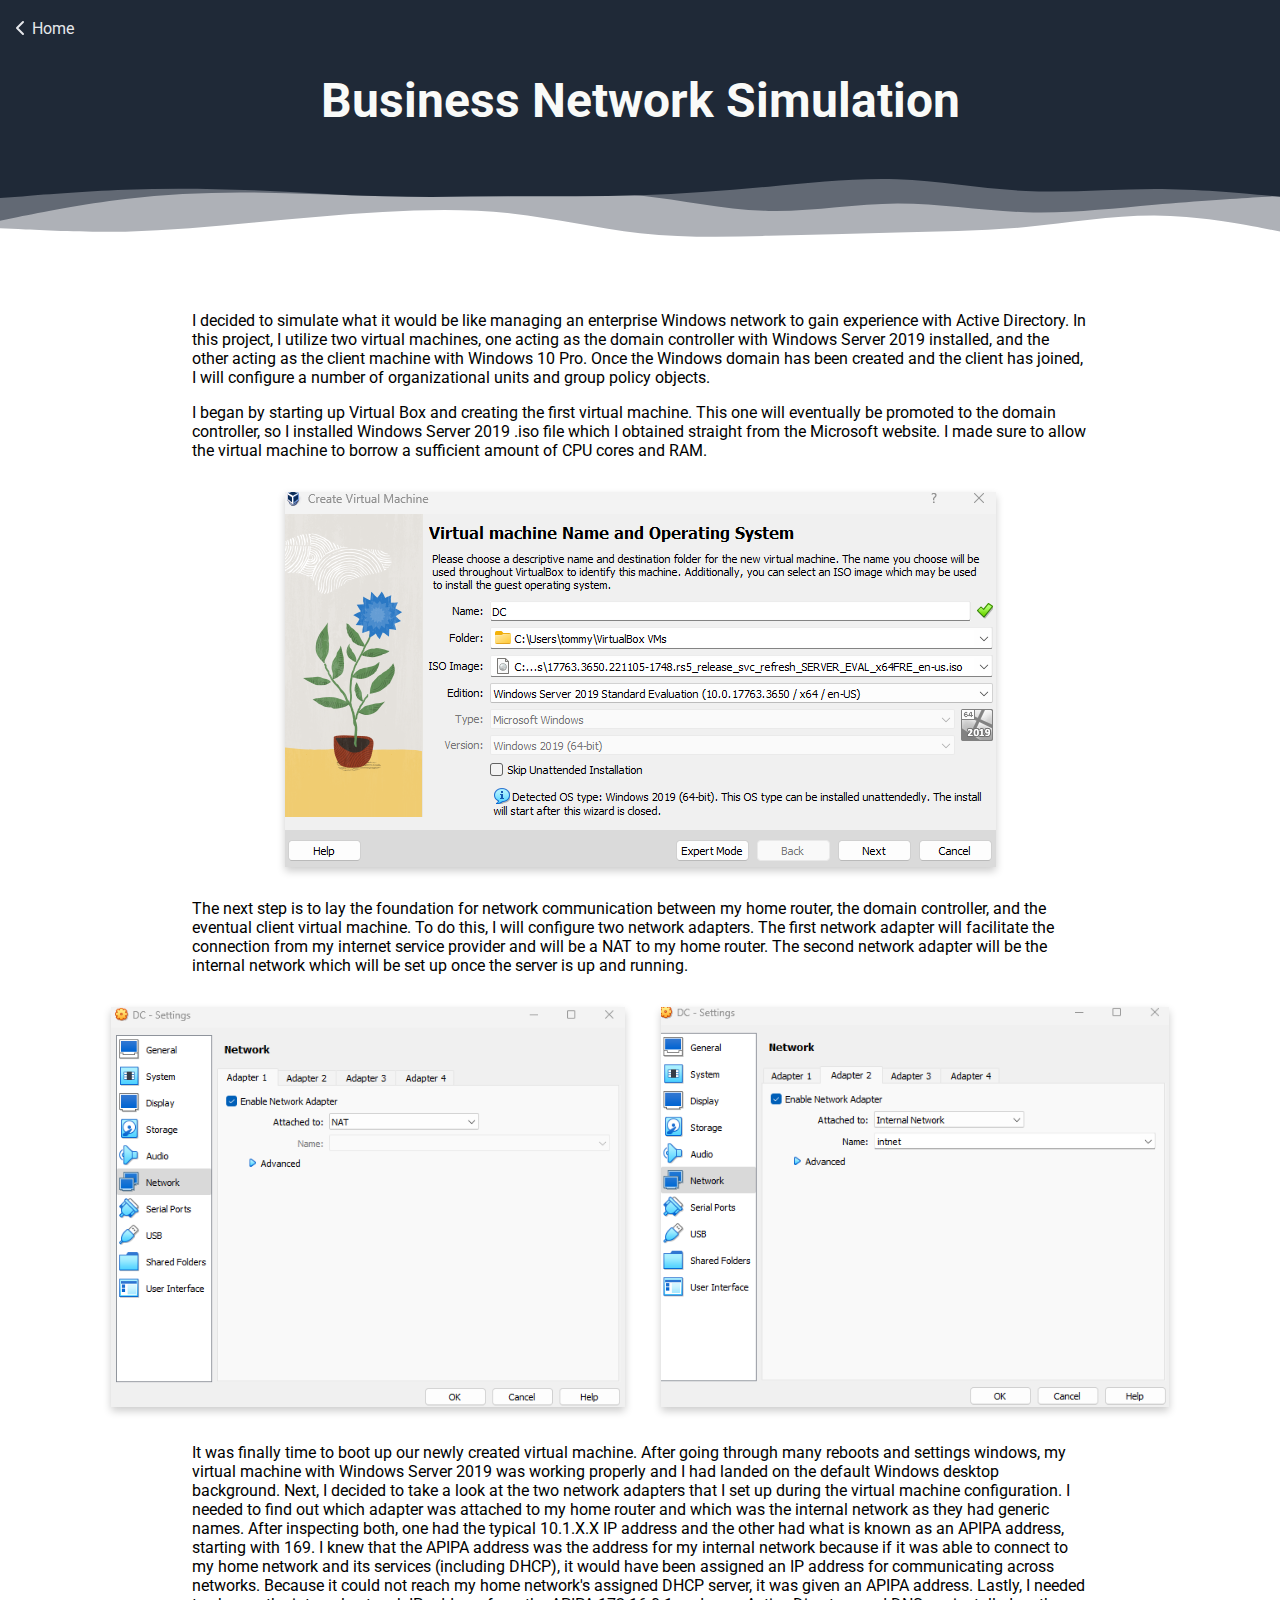
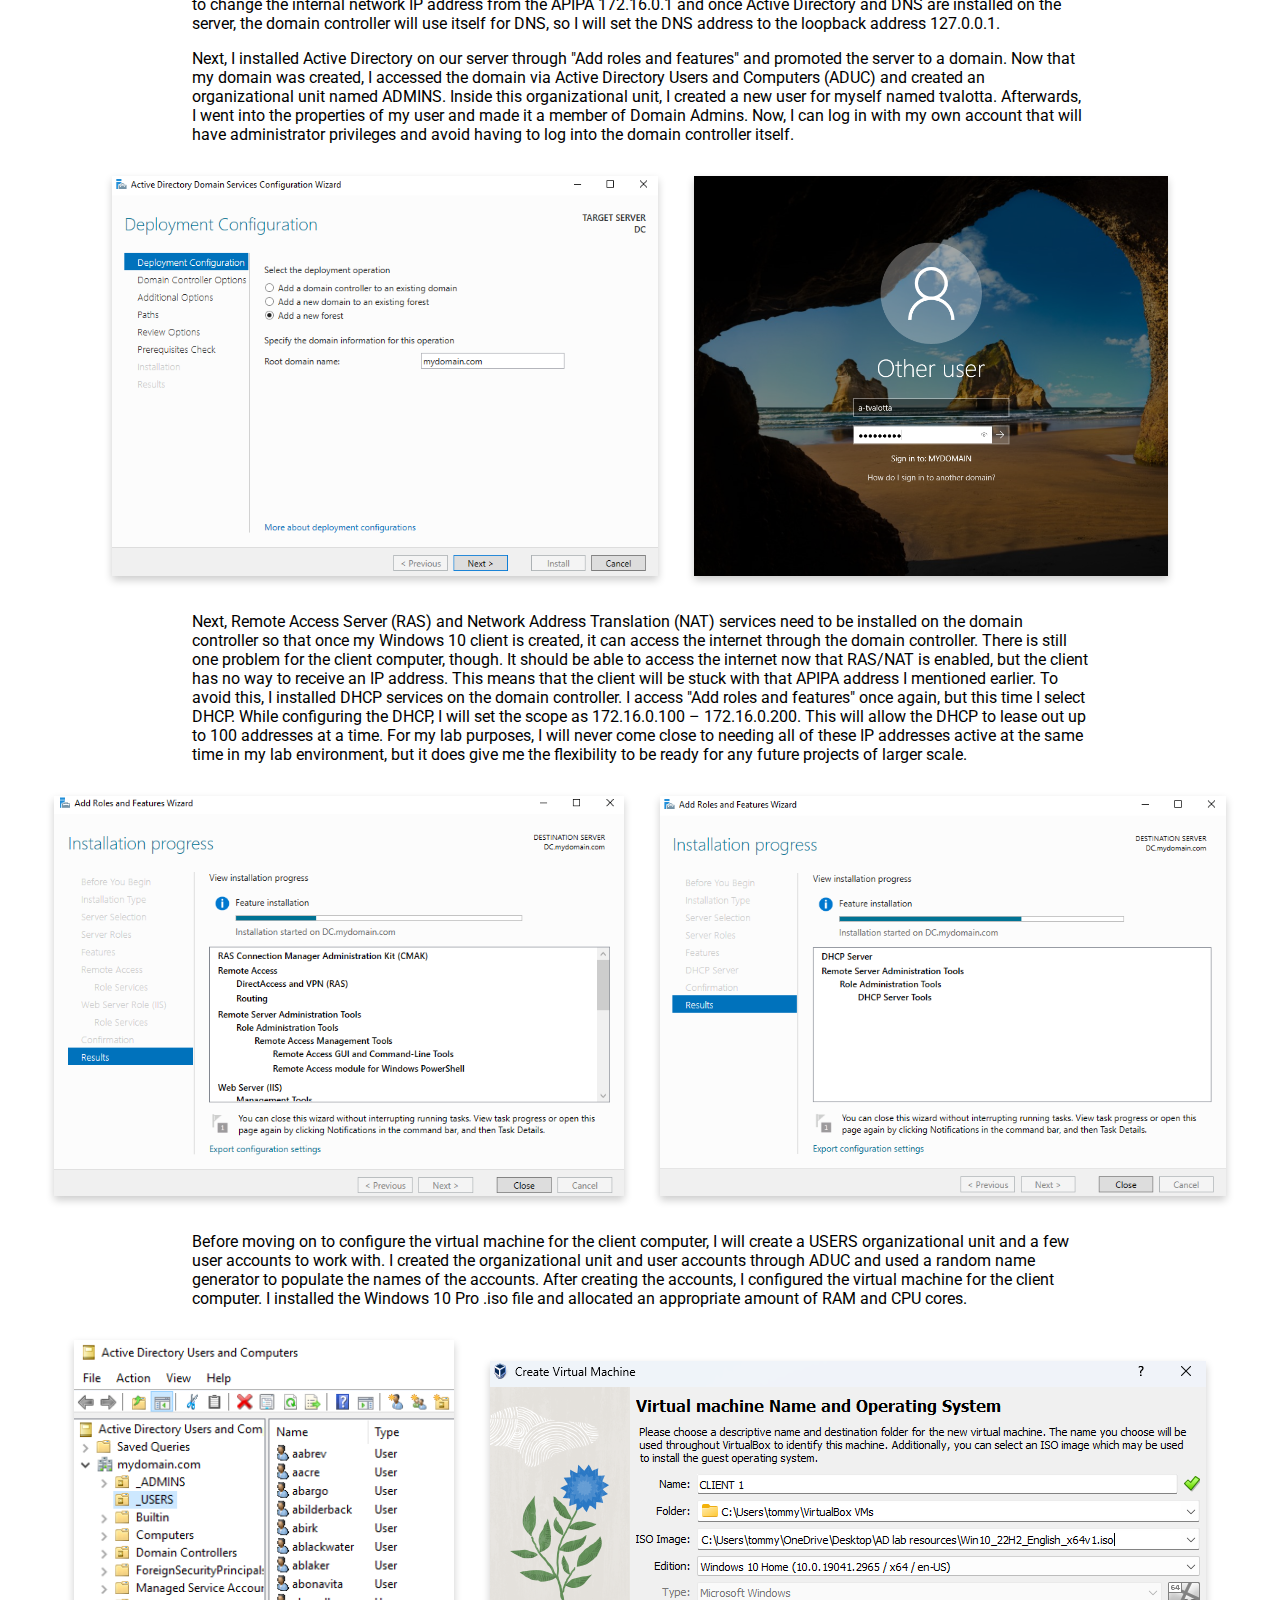
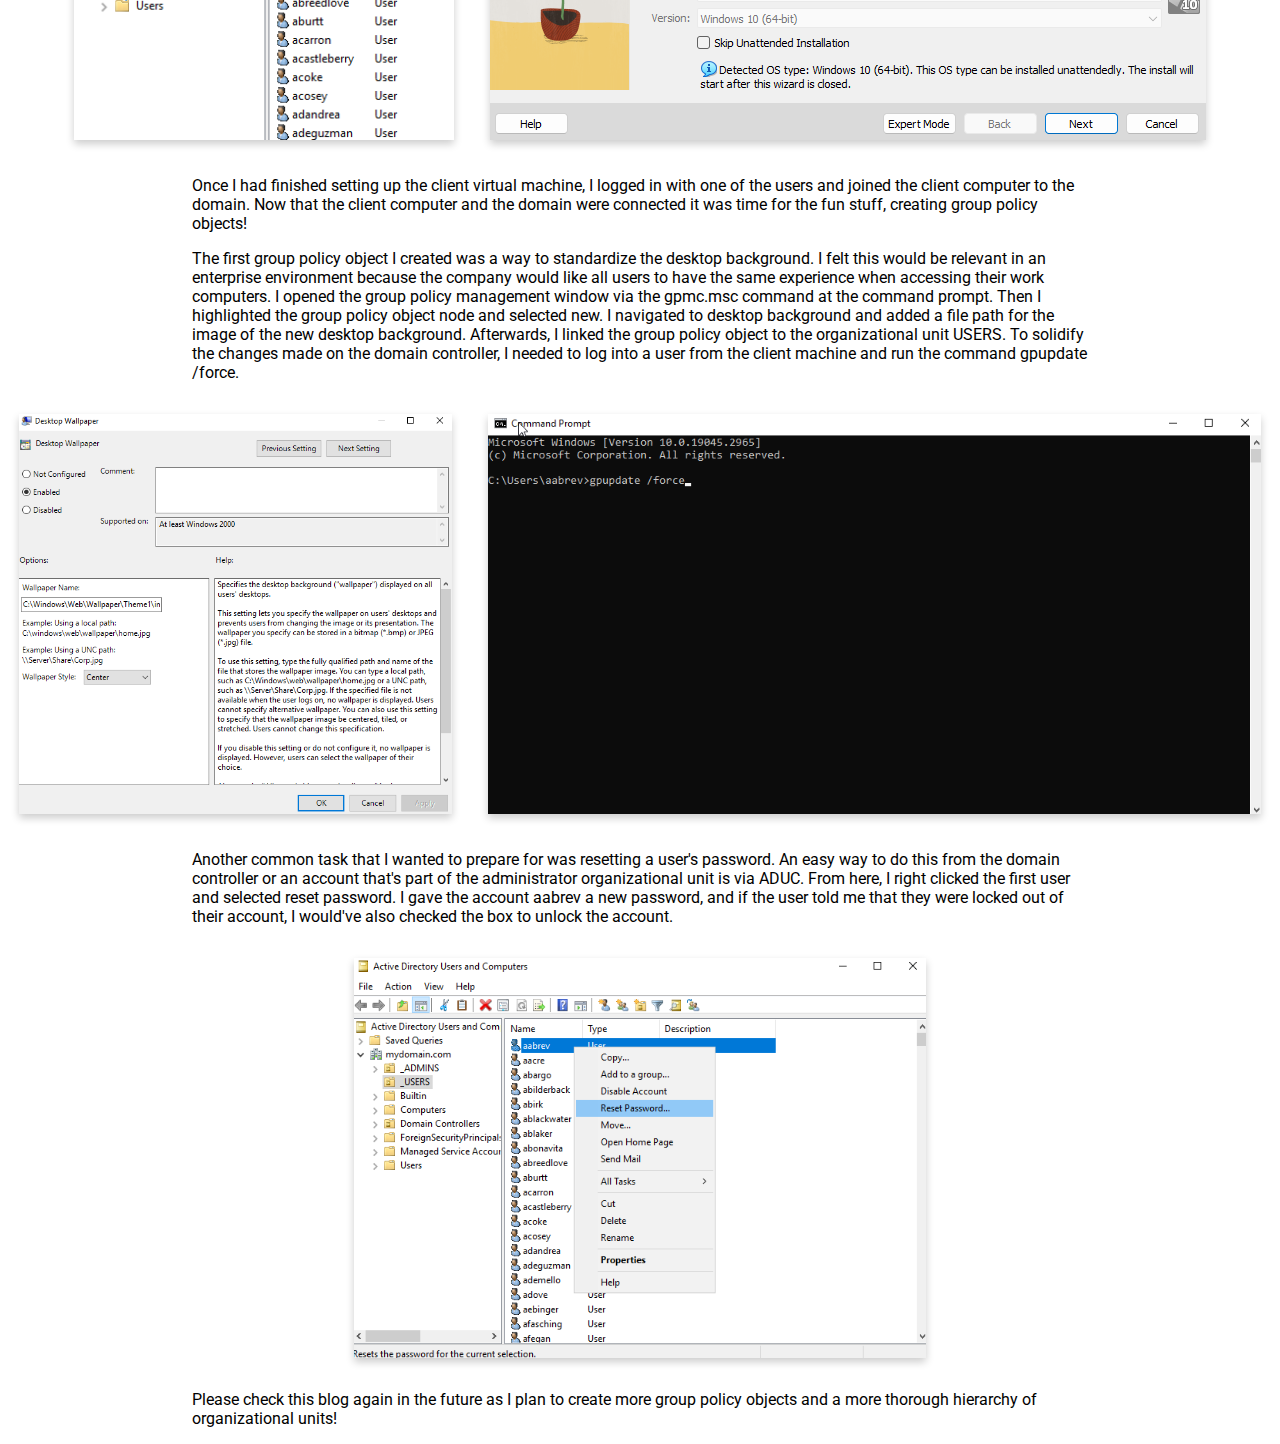
<file: business-network.html>
<html lang="en">
<head>
    <meta charset="UTF-8">
    <meta name="viewport" content="width=device-width, initial-scale=1.0">
    <title>Business Network Blog</title>
    <link rel="stylesheet" href="https://fonts.googleapis.com/css?family=Roboto">
    <link rel="stylesheet" href="ticket-management.css">
</head>
<body>
    <div class="header">
        <a href="index.html">
            <svg xmlns="http://www.w3.org/2000/svg" width="24" height="24" viewBox="0 0 24 24" fill="none" stroke="currentColor" stroke-width="2" stroke-linecap="round" stroke-linejoin="round" class="feather feather-chevron-left"><polyline points="15 18 9 12 15 6"></polyline></svg>
            Home
        </a>
    </div>
    <div class="title">
        <h1>Business Network Simulation</h1>    
    </div>

    <div class="spacer layer"></div>

    <div class="content">
        <p>I decided to simulate what it would be like managing an enterprise Windows network to gain experience with Active Directory. In this project, I utilize two virtual machines, one acting as the domain controller with Windows Server 2019 installed, and the other acting as the client machine with Windows 10 Pro. Once the Windows domain has been created and the client has joined, I will configure a number of organizational units and group policy objects.</p>

        <p>I began by starting up Virtual Box and creating the first virtual machine. This one will eventually be promoted to the domain controller, so I installed Windows Server 2019 .iso file which I obtained straight from the Microsoft website. I made sure to allow the virtual machine to borrow a sufficient amount of CPU cores and RAM.</p>
    </div>

    <img src="ad-images/server-2019.png" alt="Configuring virtual machine with Windows Server 2019.">

    <div class="content">
        <p>The next step is to lay the foundation for network communication between my home router, the domain controller, and the eventual client virtual machine. To do this, I will configure two network adapters. The first network adapter will facilitate the connection from my internet service provider and will be a NAT to my home router. The second network adapter will be the internal network which will be set up once the server is up and running.</p>
    </div>

    <div class="side-by-side">
        <img src="ad-images/NAT-network.png" alt="An image of the NAT network adapter settings.">
        <img src="ad-images/internal-network.png" alt="An image of the internal network adapter settings.">
    </div>

    <div class="content">
        <p>It was finally time to boot up our newly created virtual machine. After going through many reboots and settings windows, my virtual machine with Windows Server 2019 was working properly and I had landed on the default Windows desktop background. Next, I decided to take a look at the two network adapters that I set up during the virtual machine configuration. I needed to find out which adapter was attached to my home router and which was the internal network as they had generic names. After inspecting both, one had the typical 10.1.X.X IP address and the other had what is known as an APIPA address, starting with 169. I knew that the APIPA address was the address for my internal network because if it was able to connect to my home network and its services (including DHCP), it would have been assigned an IP address for communicating across networks. Because it could not reach my home network's assigned DHCP server, it was given an APIPA address. Lastly, I needed to change the internal network IP address from the APIPA 172.16.0.1 and once Active Directory and DNS are installed on the server, the domain controller will use itself for DNS, so I will set the DNS address to the loopback address 127.0.0.1.</p>
        <p>Next, I installed Active Directory on our server through "Add roles and features" and promoted the server to a domain. Now that my domain was created, I accessed the domain via Active Directory Users and Computers (ADUC) and created an organizational unit named ADMINS. Inside this organizational unit, I created a new user for myself named tvalotta. Afterwards, I went into the properties of my user and made it a member of Domain Admins. Now, I can log in with my own account that will have administrator privileges and avoid having to log into the domain controller itself. </p>
    </div>

    <div class="side-by-side">
        <img src="ad-images/promoting-server-to-domain.png" alt="Promoting server virtual machine to domain.">
        <img src="ad-images/admin-login.png" alt="Screenshot of my administrator login account.">
    </div>    
    <div class="content">
        <p>Next, Remote Access Server (RAS) and Network Address Translation (NAT) services need to be installed on the domain controller so that once my Windows 10 client is created, it can access the internet through the domain controller. There is still one problem for the client computer, though. It should be able to access the internet now that RAS/NAT is enabled, but the client has no way to receive an IP address. This means that the client will be stuck with that APIPA address I mentioned earlier. To avoid this, I installed DHCP services on the domain controller. I access "Add roles and features" once again, but this time I select DHCP. While configuring the DHCP, I will set the scope as 172.16.0.100 – 172.16.0.200. This will allow the DHCP to lease out up to 100 addresses at a time. For my lab purposes, I will never come close to needing all of these IP addresses active at the same time in my lab environment, but it does give me the flexibility to be ready for any future projects of larger scale.</p>
    </div>
    <div class="side-by-side">
        <img src="ad-images/routing-screenshot.png" alt="Screenshot of RAS/NAT installation.">
        <img src="ad-images/installing-DHCP.png" alt="Screenshot of DHCP installation.">
    </div>

    <div class="content">
        <p>Before moving on to configure the virtual machine for the client computer, I will create a USERS organizational unit and a few user accounts to work with. I created the organizational unit and user accounts through ADUC and used a random name generator to populate the names of the accounts. After creating the accounts, I configured the virtual machine for the client computer. I installed the Windows 10 Pro .iso file and allocated an appropriate amount of RAM and CPU cores.</p>
    </div>
    <div class="side-by-side">
        <img src="ad-images/users.png" alt="Screenshot of the user accounts within ADUC.">
        <img src="ad-images/win10-client.png" alt="Screenshot of the client virtual machine configuration">
    </div>

    <div class="content">
        <p>Once I had finished setting up the client virtual machine, I logged in with one of the users and joined the client computer to the domain. Now that the client computer and the domain were connected it was time for the fun stuff, creating group policy objects!</p>
        <p>The first group policy object I created was a way to standardize the desktop background. I felt this would be relevant in an enterprise environment because the company would like all users to have the same experience when accessing their work computers. I opened the group policy management window via the gpmc.msc command at the command prompt. Then I highlighted the group policy object node and selected new. I navigated to desktop background and added a file path for the image of the new desktop background. Afterwards, I linked the group policy object to the organizational unit USERS. To solidify the changes made on the domain controller, I needed to log into a user from the client machine and run the command gpupdate /force. </p>
    </div>
    <div class="side-by-side">
        <img src="ad-images/gpo-wallpaper.png" alt="Screenshot of group policy object settings for desktop background.">
        <img src="ad-images/gpupdate-force.png" alt="Screenshot of the gpupdate /force command.">
    </div>    
    <div class="content">
        <p>Another common task that I wanted to prepare for was resetting a user's password. An easy way to do this from the domain controller or an account that's part of the administrator organizational unit is via ADUC. From here, I right clicked the first user and selected reset password. I gave the account aabrev a new password, and if the user told me that they were locked out of their account, I would've also checked the box to unlock the account.</p>
    </div>
    <img src="ad-images/password-reset.png" alt="Screenshot of password reset.">

    <div class="content">
        <p>Please check this blog again in the future as I plan to create more group policy objects and a more thorough hierarchy of organizational units!</p>
    </div>
</body>
</html>
</file>
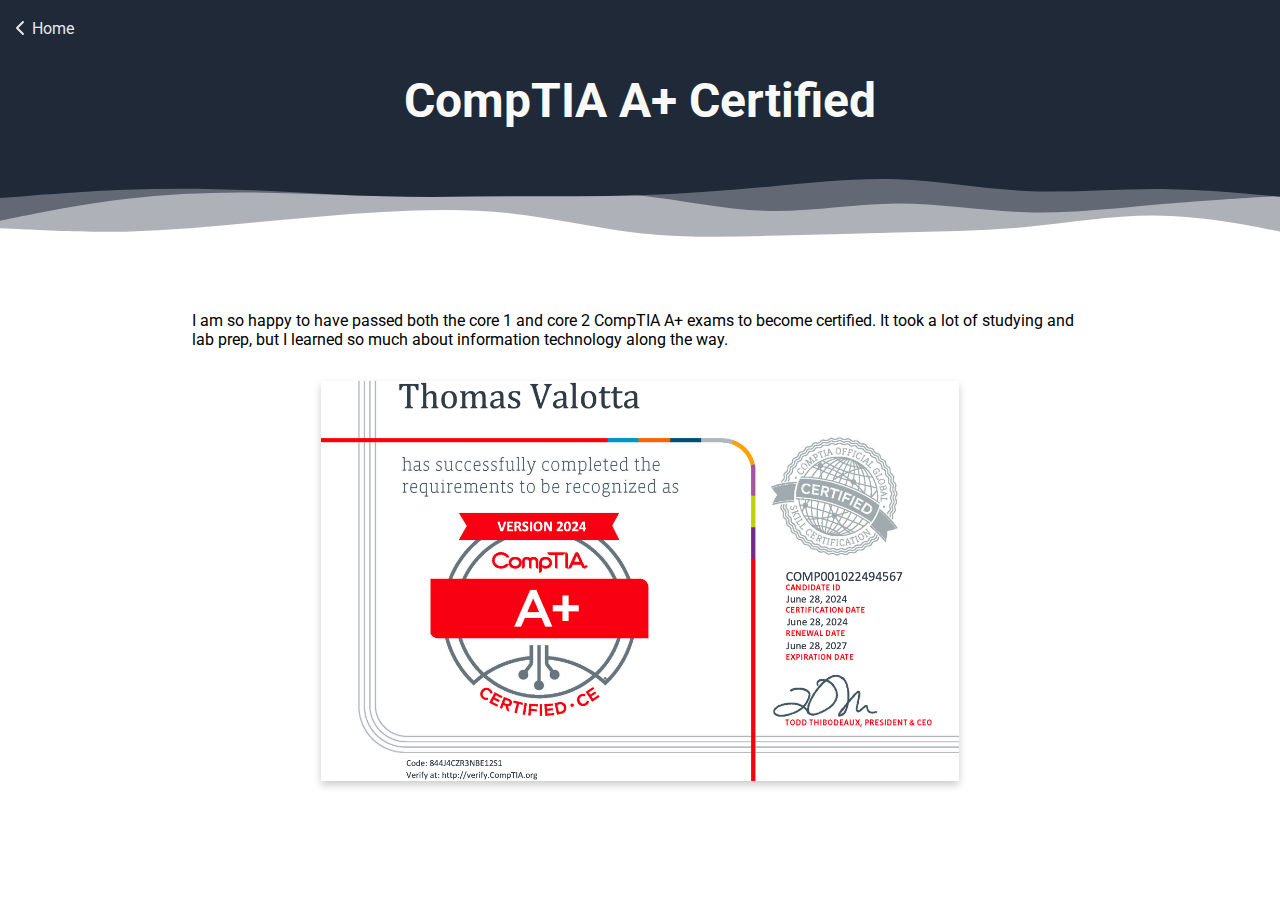
<file: comptia-a-plus.html>
<html lang="en">
<head>
    <meta charset="UTF-8">
    <meta name="viewport" content="width=device-width, initial-scale=1.0">
    <title>CompTIA A+ Certification Blog</title>
    <link rel="stylesheet" href="https://fonts.googleapis.com/css?family=Roboto">
    <link rel="stylesheet" href="ticket-management.css">
</head>
<body>
    <div class="header">
        <a href="index.html">
            <svg xmlns="http://www.w3.org/2000/svg" width="24" height="24" viewBox="0 0 24 24" fill="none" stroke="currentColor" stroke-width="2" stroke-linecap="round" stroke-linejoin="round" class="feather feather-chevron-left"><polyline points="15 18 9 12 15 6"></polyline></svg>
            Home
        </a>
    </div>
    <div class="title">
        <h1>CompTIA A+ Certified</h1>    
    </div>

    <div class="spacer layer"></div>

    <div class="content">
        <p>I am so happy to have passed both the core 1 and core 2 CompTIA A+ exams to become certified. It took a lot of studying and lab prep, but I learned so much about information technology along the way.</p>
    </div>

    <img src="images/a-plus-cert.png" alt="Screenshot of my CompTIA A+ Certification.">
</body>
</html>
</file>
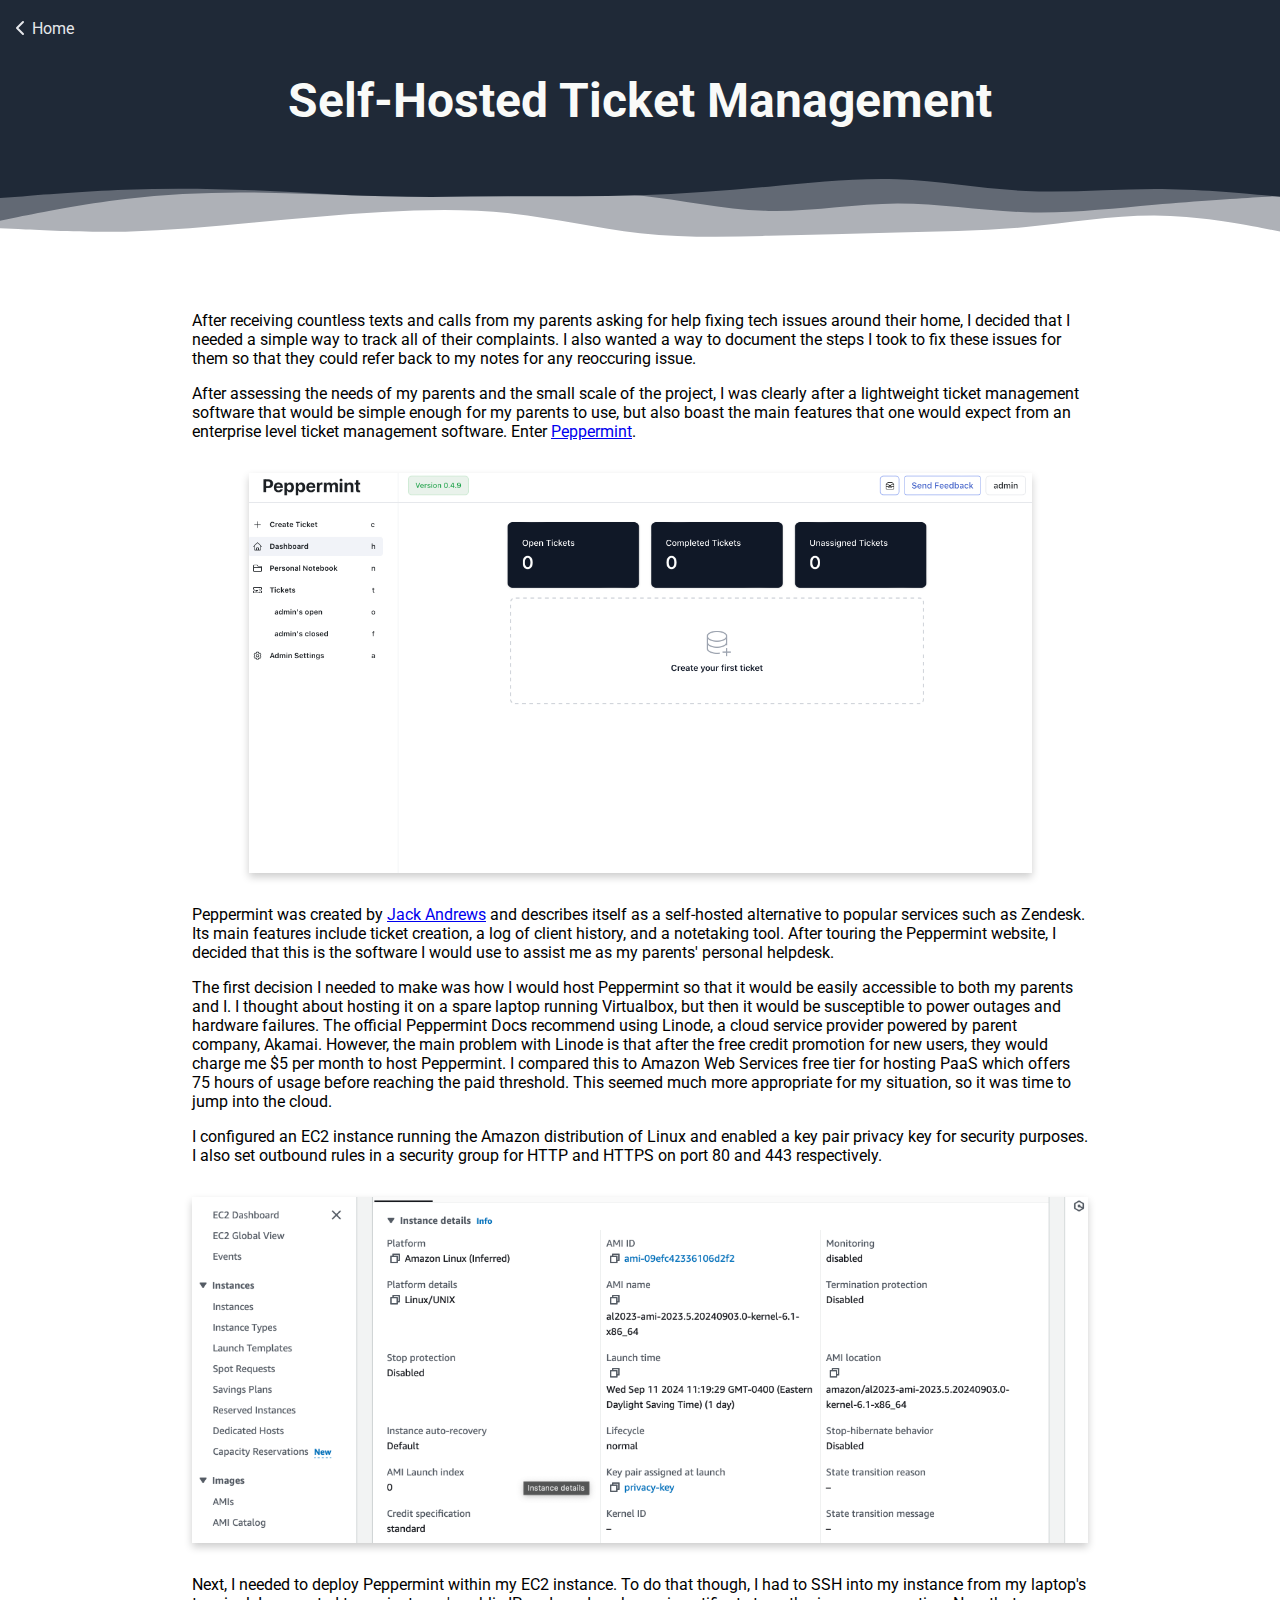
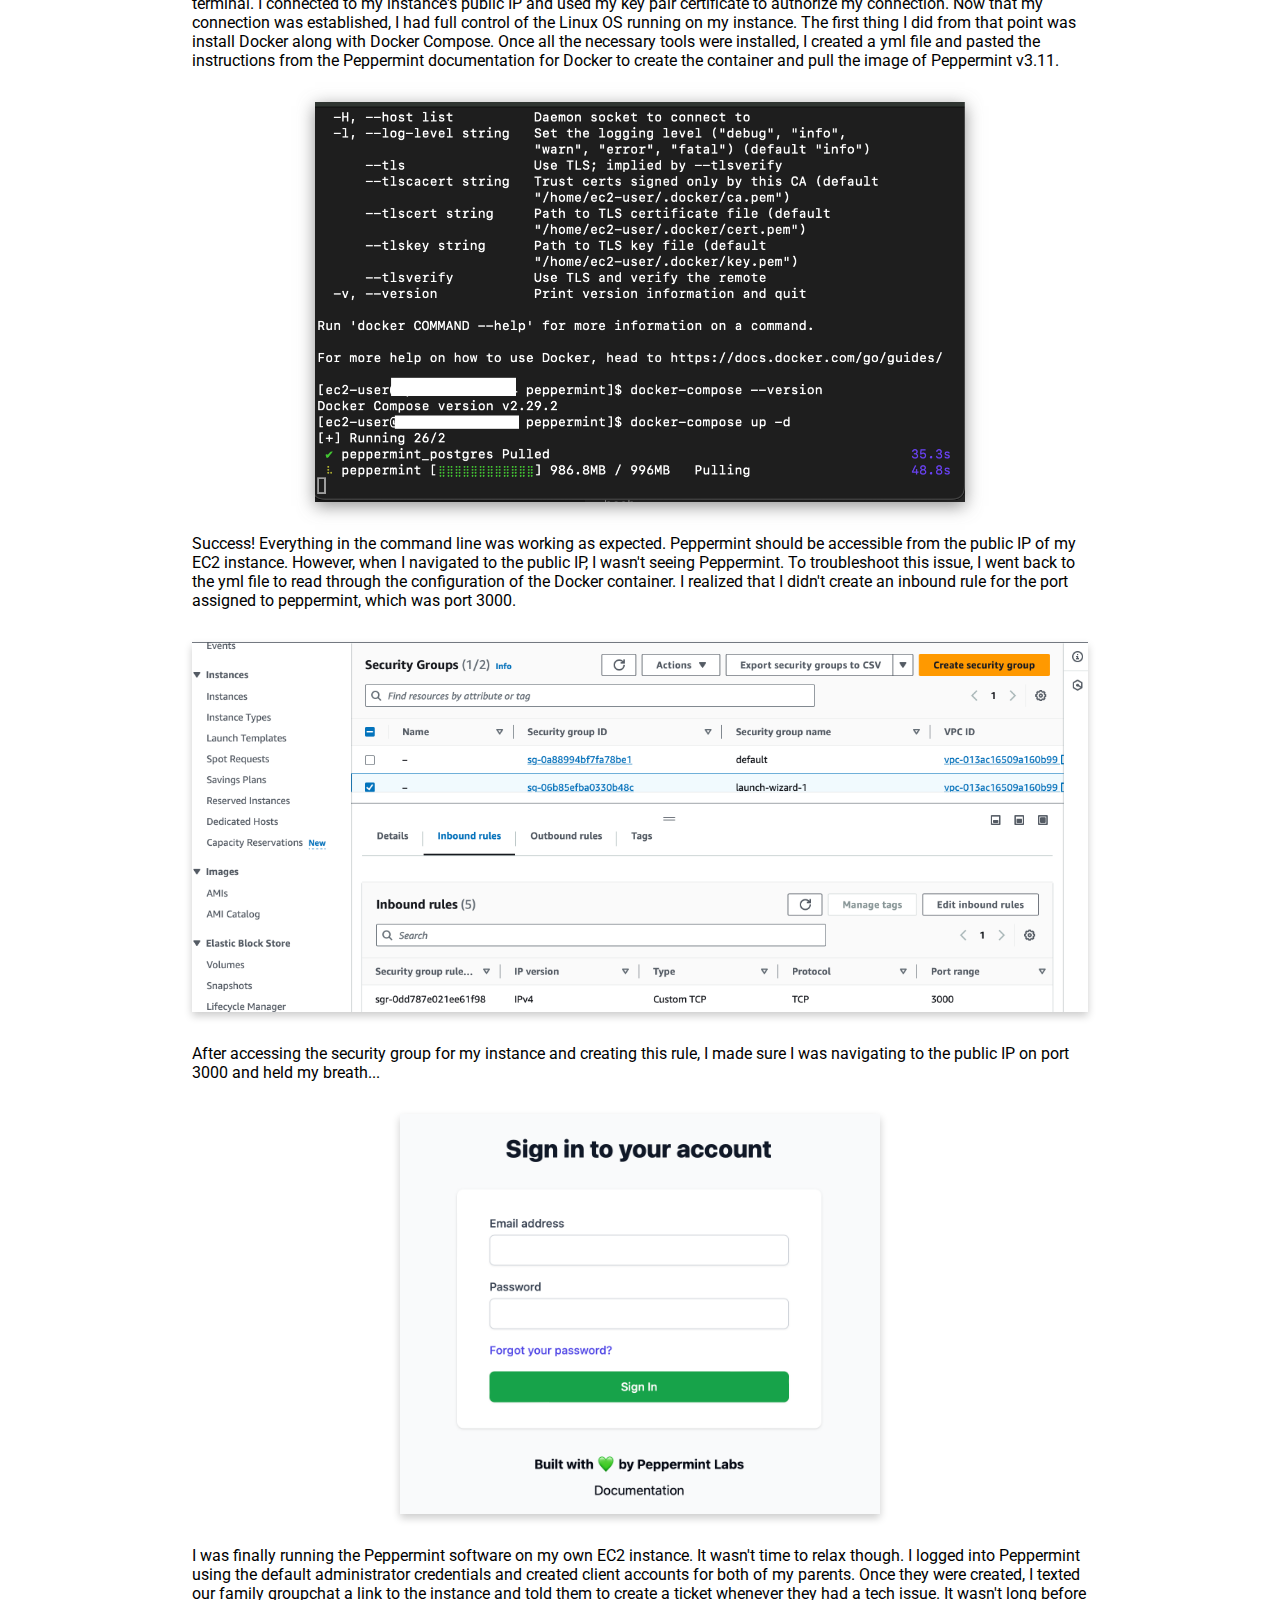
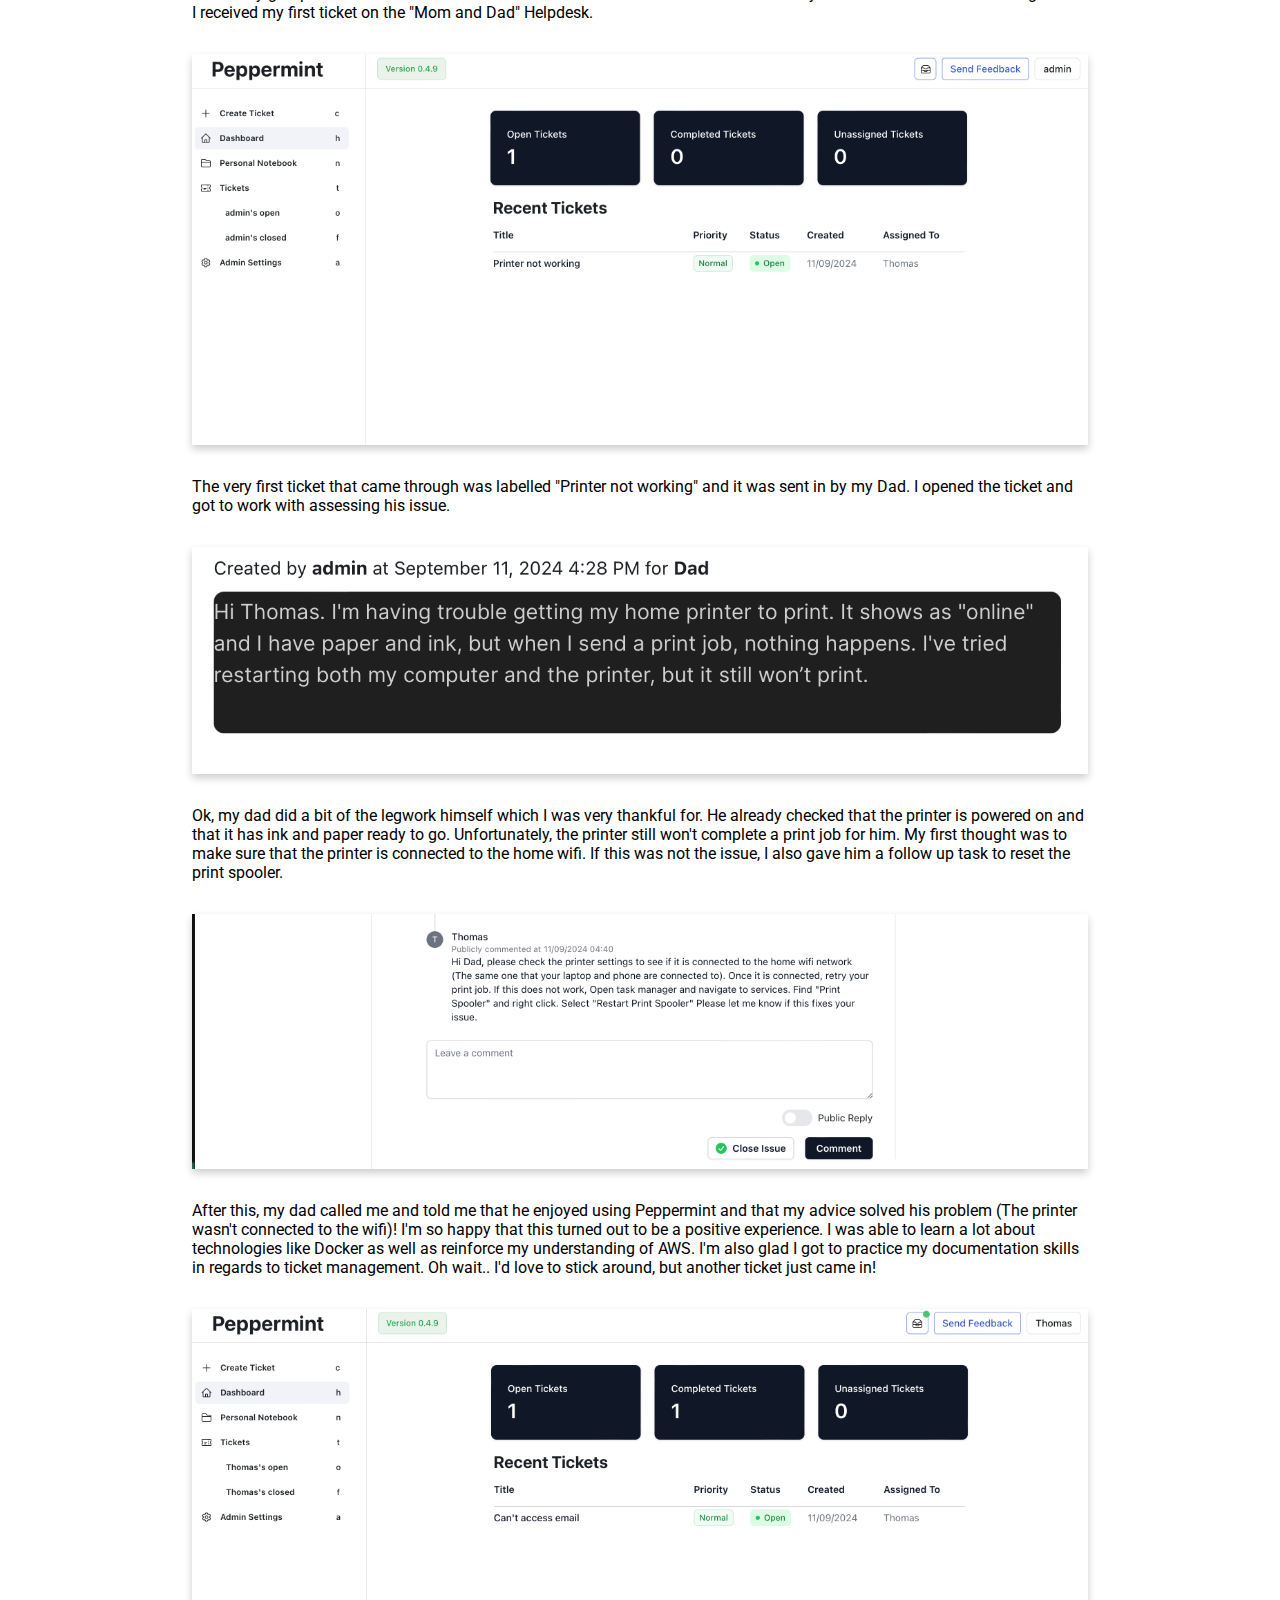
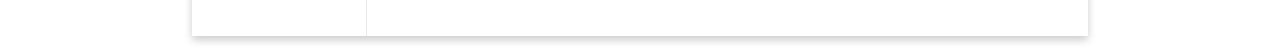
<file: ticket-management.html>
<html lang="en">
<head>
    <meta charset="UTF-8">
    <meta name="viewport" content="width=device-width, initial-scale=1.0">
    <title>Self-Hosted Ticket Management Blog</title>
    <link rel="stylesheet" href="https://fonts.googleapis.com/css?family=Roboto">
    <link rel="stylesheet" href="ticket-management.css">
</head>
<body>
    <div class="header">
        <a href="index.html">
            <svg xmlns="http://www.w3.org/2000/svg" width="24" height="24" viewBox="0 0 24 24" fill="none" stroke="currentColor" stroke-width="2" stroke-linecap="round" stroke-linejoin="round" class="feather feather-chevron-left"><polyline points="15 18 9 12 15 6"></polyline></svg>
            Home
        </a>
    </div>
    <div class="title">
        <h1>Self-Hosted Ticket Management</h1>    
    </div>

    <div class="spacer layer"></div>

    <div class="content">
        <p>After receiving countless texts and calls from my parents asking for help fixing tech issues around their home, I decided that I needed a simple way to track all of their complaints. I also wanted a way to document the steps I took to fix these issues for them so that they could refer back to my notes for any reoccuring issue.</p>

        <p>After assessing the needs of my parents and the small scale of the project, I was clearly after a lightweight ticket management software that would be simple enough for my parents to use, but also boast the main features that one would expect from an enterprise level ticket management software. Enter <a href="https://peppermint.sh/">Peppermint</a>.</p>

        <!-- <img src="peppermint-images/peppermint-homepage.png" alt="An image of Peppermint software admin dashboard."> -->

    </div>

    <img src="peppermint-images/peppermint-homepage.png" alt="An image of Peppermint software admin dashboard.">

    <div class="content">
        <p>Peppermint was created by <a href="https://github.com/potts99">Jack Andrews</a> and describes itself as a self-hosted alternative to popular services such as Zendesk. Its main features include ticket creation, a log of client history, and a notetaking tool. After touring the Peppermint website, I decided that this is the software I would use to assist me as my parents' personal helpdesk.</p>

       <p>The first decision I needed to make was how I would host Peppermint so that it would be easily accessible to both my parents and I. I thought about hosting it on a spare laptop running Virtualbox, but then it would be susceptible to power outages and hardware failures. The official Peppermint Docs recommend using Linode, a cloud service provider powered by parent company, Akamai. However, the main problem with Linode is that after the free credit promotion for new users, they would charge me $5 per month to host Peppermint. I compared this to Amazon Web Services free tier for hosting PaaS which offers 75 hours of usage before reaching the paid threshold. This seemed much more appropriate for my situation, so it was time to jump into the cloud.</p>

       <p>I configured an EC2 instance running the Amazon distribution of Linux and enabled a key pair privacy key for security purposes. I also set outbound rules in a security group for HTTP and HTTPS on port 80 and 443 respectively.</p>
    </div>

    <img src="peppermint-images/ec2-settings-screenshot.png" alt="Screenshot of my EC2 instance">

    <div class="content">
        <p>Next, I needed to deploy Peppermint within my EC2 instance. To do that though, I had to SSH into my instance from my laptop's terminal. I connected to my instance's public IP and used my key pair certificate to authorize my connection. Now that my connection was established, I had full control of the Linux OS running on my instance. The first thing I did from that point was install Docker along with Docker Compose. Once all the necessary tools were installed, I created a yml file and pasted the instructions from the Peppermint documentation for Docker to create the container and pull the image of Peppermint v3.11.</p>
    </div>

    <img class="darker-image" src="peppermint-images/docker-compose-screenshot.png" alt="Screenshot of Docker Compose pulling an image of Peppermint ticketing software.">

    <div class="content">
        <p> Success! Everything in the command line was working as expected. Peppermint should be accessible from the public IP of my EC2 instance. However, when I navigated to the public IP, I wasn't seeing Peppermint. To troubleshoot this issue, I went back to the yml file to read through the configuration of the Docker container. I realized that I didn't create an inbound rule for the port assigned to peppermint, which was port 3000.</p>
    </div>

    <img src="peppermint-images/security-group-screenshot.png" alt="Screenshot of the inbound rule for port 3000 in my AWS security group.">

    <div class="content">
        <p>After accessing the security group for my instance and creating this rule, I made sure I was navigating to the public IP on port 3000 and held my breath...</p>
    </div>

    <img src="peppermint-images/login-screenshot.png" alt="Screenshot of the login screen for Peppermint.">

    <div class="content">
        <p>I was finally running the Peppermint software on my own EC2 instance. It wasn't time to relax though. I logged into Peppermint using the default administrator credentials and created client accounts for both of my parents. Once they were created, I texted our family groupchat a link to the instance and told them to create a ticket whenever they had a tech issue. It wasn't long before I received my first ticket on the "Mom and Dad" Helpdesk.</p>
    </div>

    <img src="peppermint-images/first-ticket-screenshot.png" alt="Screenshot of the admin dashboard after the first ticket came in.">

    <div class="content">
        <p>The very first ticket that came through was labelled "Printer not working" and it was sent in by my Dad. I opened the ticket and got to work with assessing his issue. </p>
    </div>
    <img src="peppermint-images/first-ticket-dad.png" alt="Screenshot of the first ticket my Dad sent in asking for help with his printer.">

    <div class="content">
        <p>Ok, my dad did a bit of the legwork himself which I was very thankful for. He already checked that the printer is powered on and that it has ink and paper ready to go. Unfortunately, the printer still won't complete a print job for him. My first thought was to make sure that the printer is connected to the home wifi. If this was not the issue, I also gave him a follow up task to reset the print spooler.</p>
    </div>

    <img src="peppermint-images/first-ticket-dad-response.png" alt="A screenshot of my response to my Dad's printer ticket.">

    <div class="content">
        <p>After this, my dad called me and told me that he enjoyed using Peppermint and that my advice solved his problem (The printer wasn't connected to the wifi)! I'm so happy that this turned out to be a positive experience. I was able to learn a lot about technologies like Docker as well as reinforce my understanding of AWS. I'm also glad I got to practice my documentation skills in regards to ticket management. Oh wait.. I'd love to stick around, but another ticket just came in!</p>
    </div>

    <img src="peppermint-images/second-ticket.png" alt="Screenshot of the second ticket sent to Peppermint. An email issue.">
</body>
</html>
</file>
<file: ticket-management.css>
html, body {
    min-height: 100%;
    font-family: Roboto;
}

body {
    display: flex;
    flex-direction: column;
    justify-content: start;
    align-items: center;
    margin: 0px;
}

h1,
h2,
p,
a,
label {
    font-family: Roboto;
}

.spacer{
    aspect-ratio: 960/100;
    width: 100%;
    background-repeat: no-repeat;
    background-position: center;
    background-size: cover;
}

.layer{
    background-image: url('./images/layered-waves-haikei.svg');
}

.header > a {
    display: flex;
    align-items: center;
    justify-content: center;
    text-decoration: none;
    color: #E5E7EB;
    font-size: 16px;
}

a:hover{
    text-decoration: underline;
}

.header{
    width: 100%;
    display: flex;
    padding-left: 1rem;
    padding-top: 1rem;
    background-color: #1f2937;
}

.title{
    width: 100%;
    background-color: #1f2937;
    display: flex;
    justify-content: center;
    align-items: center;
}

.title>h1{
    color: #F9FAF8;
    font-weight: bolder;
    font-size: 48px;
}

.content{
    max-width: 70%;
}

img {
    max-height: 25rem;
    width: auto;
    max-width: 70%;
    margin: 1rem;
    box-shadow: 0px 4px 8px rgba(0, 0, 0, 0.2);
}

img.darker-image{
    box-shadow: 0px 4px 16px rgba(100, 100, 100, 0.7);
}
</file>
